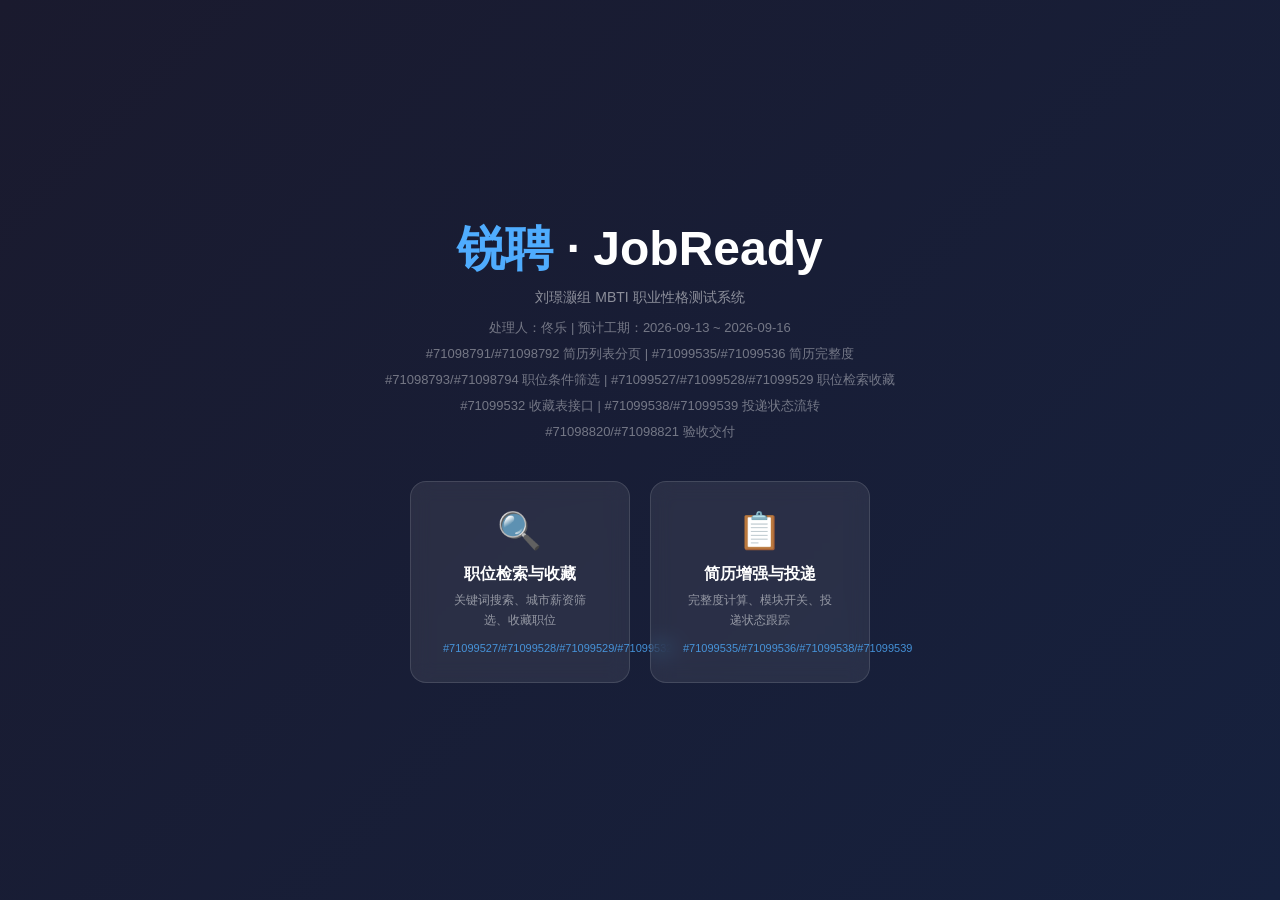
<file: src/main/resources/static/index.html>
<!DOCTYPE html>
<html lang="zh-CN">
<head>
  <meta charset="UTF-8">
  <meta name="viewport" content="width=device-width, initial-scale=1.0">
  <title>锐聘 · JobReady</title>
  <style>
    *{margin:0;padding:0;box-sizing:border-box}
    body{font-family:-apple-system,BlinkMacSystemFont,"PingFang SC",sans-serif;background:linear-gradient(135deg,#1a1a2e,#16213e);min-height:100vh;display:flex;align-items:center;justify-content:center;color:#fff}
    .wrap{text-align:center;max-width:800px;padding:40px}
    .logo{font-size:48px;font-weight:700;margin-bottom:8px}.logo span{color:#4facfe}
    .sub{font-size:14px;color:rgba(255,255,255,0.5);margin-bottom:8px}
    .task-info{font-size:13px;color:rgba(255,255,255,0.4);margin-bottom:36px;line-height:2}
    .cards{display:flex;gap:20px;justify-content:center;flex-wrap:wrap}
    .card{background:rgba(255,255,255,0.08);backdrop-filter:blur(10px);border:1px solid rgba(255,255,255,0.12);border-radius:16px;padding:28px 32px;width:220px;cursor:pointer;transition:all .3s;text-decoration:none;color:#fff}
    .card:hover{transform:translateY(-4px);background:rgba(255,255,255,0.14);border-color:#4facfe}
    .card-icon{font-size:36px;margin-bottom:12px}
    .card-title{font-size:16px;font-weight:600;margin-bottom:6px}
    .card-desc{font-size:12px;color:rgba(255,255,255,0.5);line-height:1.6}
    .card-tasks{margin-top:12px;font-size:11px;color:rgba(79,172,254,0.8)}
  </style>
</head>
<body>
  <div class="wrap">
    <div class="logo"><span>锐聘</span> · JobReady</div>
    <div class="sub">刘璟灏组 MBTI 职业性格测试系统</div>
    <div class="task-info">
      处理人：佟乐 | 预计工期：2026-09-13 ~ 2026-09-16<br>
      #71098791/#71098792 简历列表分页 | #71099535/#71099536 简历完整度<br>
      #71098793/#71098794 职位条件筛选 | #71099527/#71099528/#71099529 职位检索收藏<br>
      #71099532 收藏表接口 | #71099538/#71099539 投递状态流转<br>
      #71098820/#71098821 验收交付
    </div>
    <div class="cards">
      <a class="card" href="pages/jobs.html">
        <div class="card-icon">🔍</div>
        <div class="card-title">职位检索与收藏</div>
        <div class="card-desc">关键词搜索、城市薪资筛选、收藏职位</div>
        <div class="card-tasks">#71099527/#71099528/#71099529/#71099532</div>
      </a>
      <a class="card" href="pages/resume.html">
        <div class="card-icon">📋</div>
        <div class="card-title">简历增强与投递</div>
        <div class="card-desc">完整度计算、模块开关、投递状态跟踪</div>
        <div class="card-tasks">#71099535/#71099536/#71099538/#71099539</div>
      </a>
    </div>
  </div>
</body>
</html>
</file>
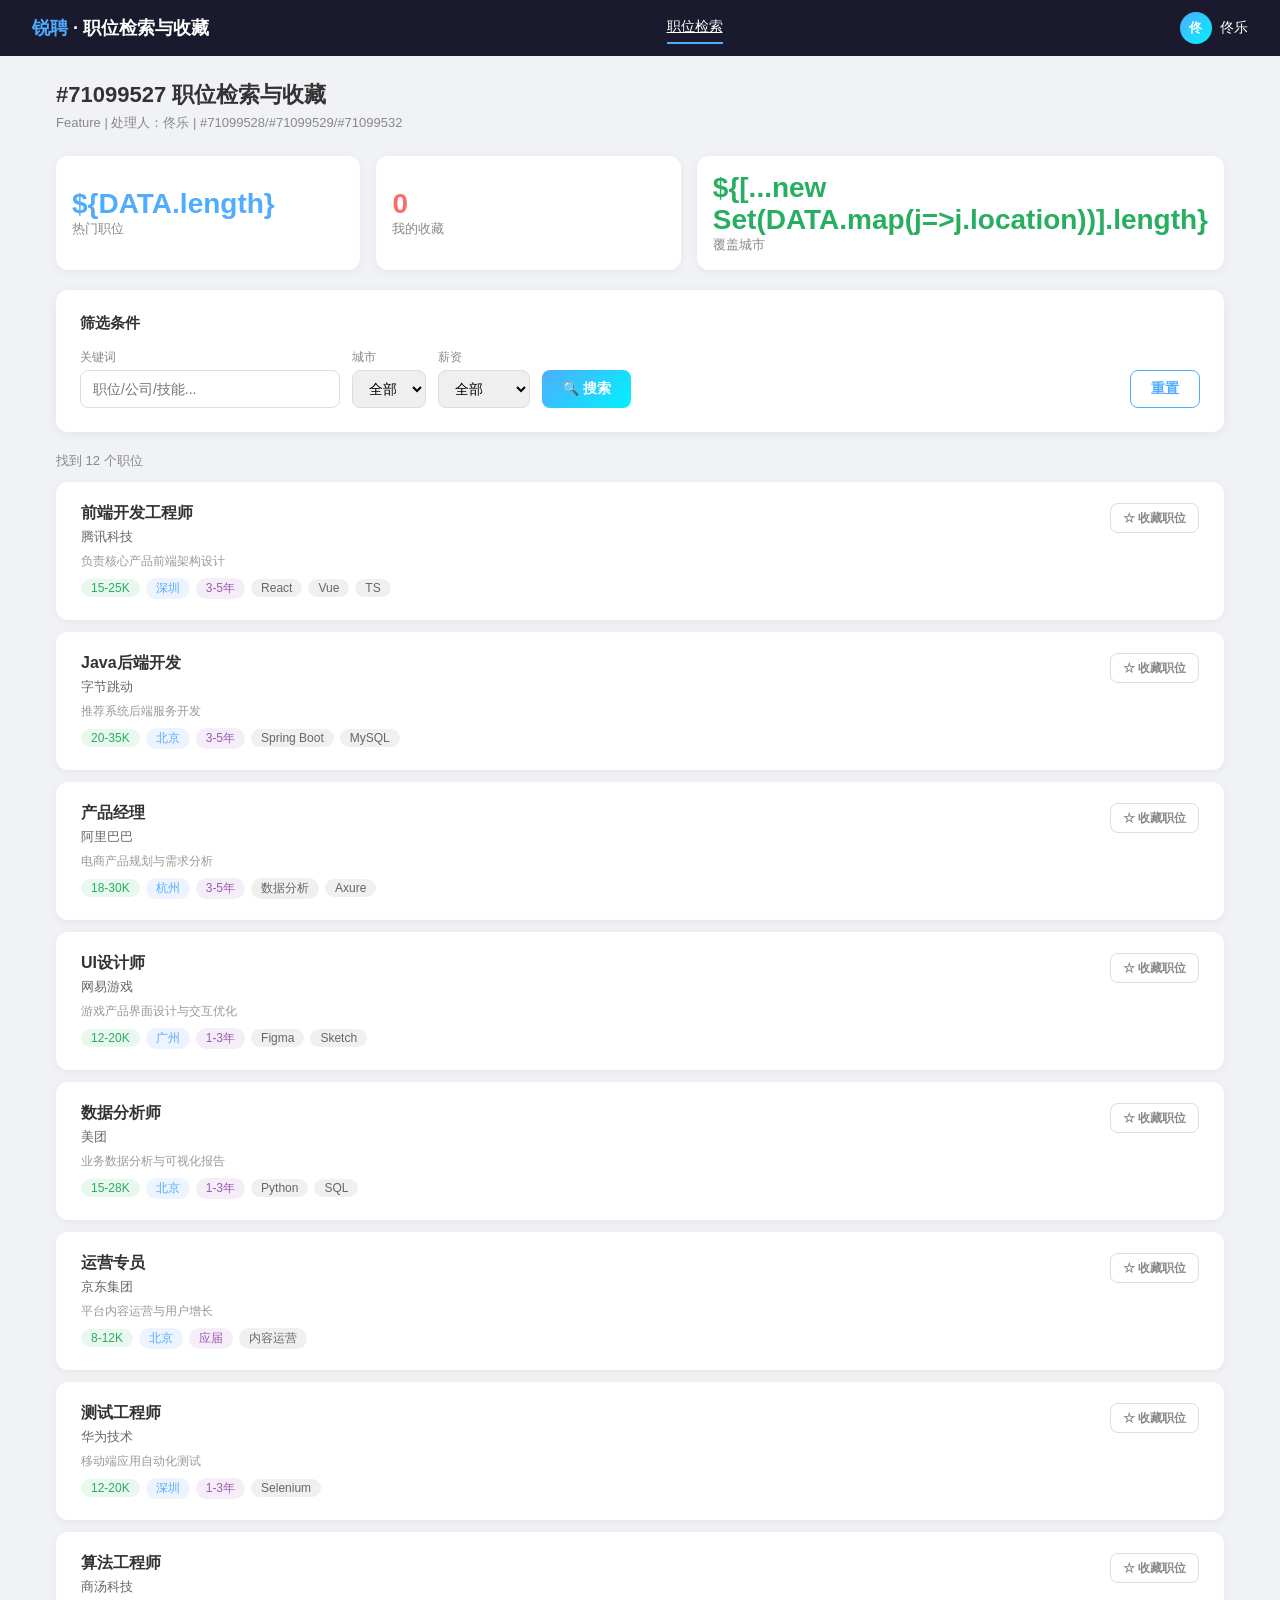
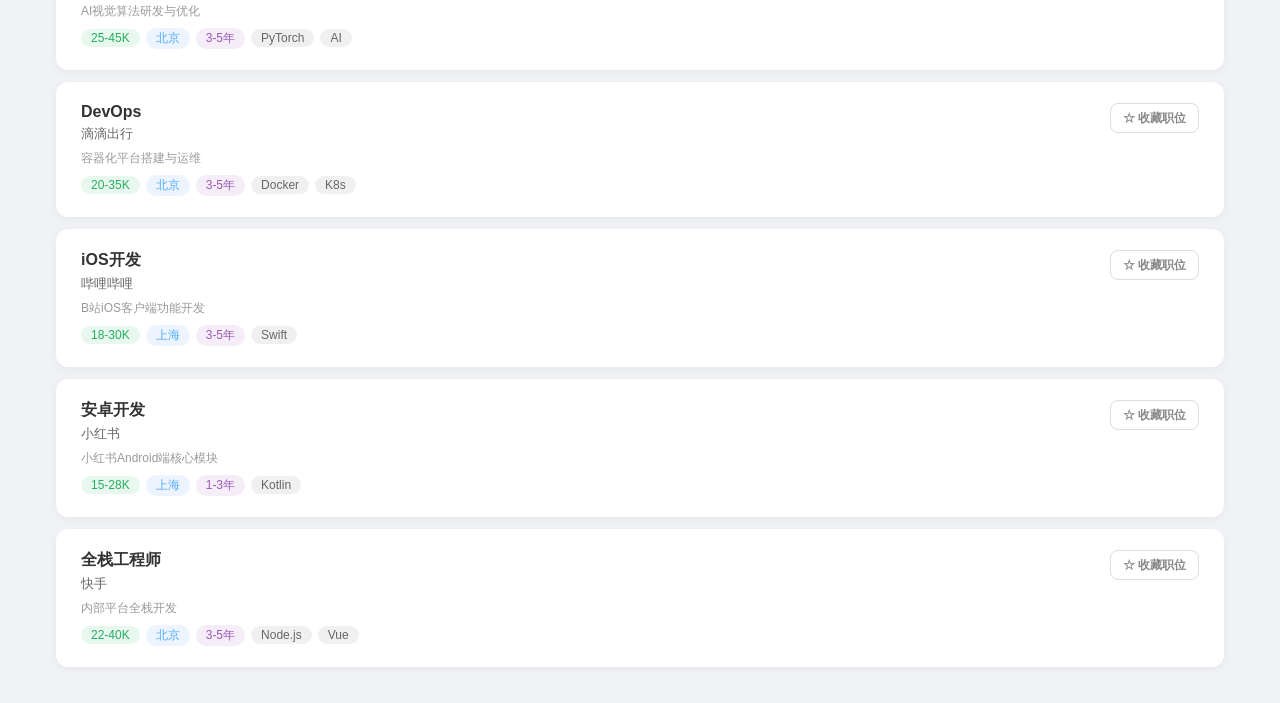
<file: src/main/resources/static/pages/jobs.html>
<!DOCTYPE html>
<html lang="zh-CN"><head><meta charset="UTF-8"><title>#71099527 职位检索与收藏</title>
<style>*{margin:0;padding:0;box-sizing:border-box}
body{font-family:-apple-system,BlinkMacSystemFont,"PingFang SC",sans-serif;background:#f0f2f5;color:#333}
.top-nav{background:#1a1a2e;color:#fff;padding:0 32px;height:56px;display:flex;align-items:center;justify-content:space-between;position:sticky;top:0;z-index:100}
.nav-brand{font-size:18px;font-weight:700}.nav-brand span{color:#4facfe}
.nav-links{display:flex;gap:24px}.nav-links a{color:rgba(255,255,255,0.8);font-size:14px;padding:6px 0;border-bottom:2px solid transparent}
.nav-links a:hover,.nav-links a.active{color:#fff;border-bottom-color:#4facfe}
.nav-avatar{width:32px;height:32px;border-radius:50%;background:linear-gradient(135deg,#4facfe,#00f2fe);display:flex;align-items:center;justify-content:center;font-size:13px;font-weight:700;color:#fff}
.wrap{max-width:1200px;margin:0 auto;padding:24px 16px}
.title{font-size:22px;font-weight:700;margin-bottom:4px}
.sub{font-size:13px;color:#888;margin-bottom:24px}
.stats{display:flex;gap:16px;margin-bottom:20px}
.stat{flex:1;background:#fff;border-radius:12px;padding:16px;box-shadow:0 2px 8px rgba(0,0,0,0.05);display:flex;align-items:center;gap:12px}
.stat-num{font-size:28px;font-weight:700;color:#4facfe}.stat-num.red{color:#ff6b6b}
.stat-label{font-size:13px;color:#888}
.card{background:#fff;border-radius:12px;padding:24px;margin-bottom:20px;box-shadow:0 2px 12px rgba(0,0,0,0.06)}
.card-title{font-size:15px;font-weight:600;margin-bottom:16px}
.filter-row{display:flex;gap:12px;flex-wrap:wrap;align-items:flex-end}
.f{display:flex;flex-direction:column;gap:4px}
.f label{font-size:12px;color:#888}
.f input,.f select{height:38px;padding:0 12px;border:1px solid #ddd;border-radius:8px;font-size:14px;outline:none}
.f input.w{width:260px}
.btn{height:38px;padding:0 20px;border:none;border-radius:8px;font-size:14px;font-weight:600;cursor:pointer;transition:all .2s}
.btn-p{background:linear-gradient(135deg,#4facfe,#00f2fe);color:#fff}
.btn-o{background:#fff;color:#4facfe;border:1px solid #4facfe}
.btn-sm{height:30px;padding:0 12px;font-size:12px}
.btn-collect{background:none;border:1px solid #ddd;color:#888}
.btn-collect.on{border-color:#ff6b6b;color:#ff6b6b;background:#fff5f5}
.res-header{display:flex;justify-content:space-between;align-items:center;margin-bottom:12px}
.res-count{font-size:13px;color:#888}
.job-item{background:#fff;border-radius:12px;padding:20px 24px;margin-bottom:12px;box-shadow:0 2px 8px rgba(0,0,0,0.05);display:flex;justify-content:space-between;align-items:flex-start;gap:16px;border:1px solid transparent;transition:all .2s}
.job-item:hover{border-color:#4facfe}
.j-name{font-size:16px;font-weight:600;margin-bottom:4px}.j-company{font-size:13px;color:#666;margin-bottom:6px}.j-desc{font-size:12px;color:#999;line-height:1.5;margin-bottom:8px}
.tag{display:inline-block;padding:2px 10px;border-radius:20px;font-size:12px;font-weight:500;margin-right:6px}
.t-s{background:#e8f8ef;color:#27ae60}.t-l{background:#eef4ff;color:#4facfe}.t-e{background:#f5eef8;color:#9b59b6}.t-t{background:#f0f0f0;color:#666}
.empty{text-align:center;padding:48px;color:#aaa}
</style></head>
<body>
<nav class="top-nav"><div class="nav-brand"><span>锐聘</span> · 职位检索与收藏</div><div class="nav-links"><a href="#" class="active">职位检索</a></div><div style="display:flex;align-items:center;gap:8px;font-size:14px"><div class="nav-avatar">佟</div>佟乐</div></nav>
<div class="wrap">
  <div class="title">#71099527 职位检索与收藏</div>
  <div class="sub">Feature | 处理人：佟乐 | #71099528/#71099529/#71099532</div>
  <div class="stats">
    <div class="stat"><div><div class="stat-num">${DATA.length}</div><div class="stat-label">热门职位</div></div></div>
    <div class="stat"><div><div class="stat-num red" id="fav-count">0</div><div class="stat-label">我的收藏</div></div></div>
    <div class="stat"><div><div class="stat-num" style="color:#27ae60">${[...new Set(DATA.map(j=>j.location))].length}</div><div class="stat-label">覆盖城市</div></div></div>
  </div>
  <div class="card"><div class="card-title">筛选条件</div>
    <div class="filter-row">
      <div class="f"><label>关键词</label><input type="text" id="kw" class="w" placeholder="职位/公司/技能..."></div>
      <div class="f"><label>城市</label><select id="city"><option value="">全部</option></select></div>
      <div class="f"><label>薪资</label><select id="sal"><option value="">全部</option></select></div>
      <button class="btn btn-p" onclick="filterJobs()">🔍 搜索</button>
      <button class="btn btn-o" onclick="resetFilter()" style="margin-left:auto">重置</button>
    </div>
  </div>
  <div class="res-header"><span class="res-count" id="info"></span></div>
  <div id="list"></div>
</div>
<script>
const DATA=[
  {id:1,title:"前端开发工程师",company:"腾讯科技",location:"深圳",salary:"15-25K",exp:"3-5年",tags:["React","Vue","TS"],desc:"负责核心产品前端架构设计"},
  {id:2,title:"Java后端开发",company:"字节跳动",location:"北京",salary:"20-35K",exp:"3-5年",tags:["Spring Boot","MySQL"],desc:"推荐系统后端服务开发"},
  {id:3,title:"产品经理",company:"阿里巴巴",location:"杭州",salary:"18-30K",exp:"3-5年",tags:["数据分析","Axure"],desc:"电商产品规划与需求分析"},
  {id:4,title:"UI设计师",company:"网易游戏",location:"广州",salary:"12-20K",exp:"1-3年",tags:["Figma","Sketch"],desc:"游戏产品界面设计与交互优化"},
  {id:5,title:"数据分析师",company:"美团",location:"北京",salary:"15-28K",exp:"1-3年",tags:["Python","SQL"],desc:"业务数据分析与可视化报告"},
  {id:6,title:"运营专员",company:"京东集团",location:"北京",salary:"8-12K",exp:"应届",tags:["内容运营"],desc:"平台内容运营与用户增长"},
  {id:7,title:"测试工程师",company:"华为技术",location:"深圳",salary:"12-20K",exp:"1-3年",tags:["Selenium"],desc:"移动端应用自动化测试"},
  {id:8,title:"算法工程师",company:"商汤科技",location:"北京",salary:"25-45K",exp:"3-5年",tags:["PyTorch","AI"],desc:"AI视觉算法研发与优化"},
  {id:9,title:"DevOps",company:"滴滴出行",location:"北京",salary:"20-35K",exp:"3-5年",tags:["Docker","K8s"],desc:"容器化平台搭建与运维"},
  {id:10,title:"iOS开发",company:"哔哩哔哩",location:"上海",salary:"18-30K",exp:"3-5年",tags:["Swift"],desc:"B站iOS客户端功能开发"},
  {id:11,title:"安卓开发",company:"小红书",location:"上海",salary:"15-28K",exp:"1-3年",tags:["Kotlin"],desc:"小红书Android端核心模块"},
  {id:12,title:"全栈工程师",company:"快手",location:"北京",salary:"22-40K",exp:"3-5年",tags:["Node.js","Vue"],desc:"内部平台全栈开发"}
];
let favorites=JSON.parse(localStorage.getItem('fav_71099527')||'[]');
function isFav(id){return favorites.includes(id);}
function updateFavCount(){document.getElementById('fav-count').textContent=favorites.length;localStorage.setItem('fav_71099527',JSON.stringify(favorites));}
window.toggleFav=function(id,btn){
  const idx=favorites.indexOf(id);
  if(idx>-1){favorites.splice(idx,1);btn.className='btn btn-sm btn-collect';btn.textContent='☆ 收藏职位';}
  else{favorites.push(id);btn.className='btn btn-sm btn-collect on';btn.textContent='★ 已收藏';}
  updateFavCount();
};
function filterJobs(){
  const kw=document.getElementById('kw').value.trim().toLowerCase();
  const city=document.getElementById('city').value;
  const sal=document.getElementById('sal').value;
  const r=DATA.filter(j=>{
    if(kw&&!(j.title.toLowerCase().includes(kw)||j.company.toLowerCase().includes(kw)||j.tags.some(t=>t.toLowerCase().includes(kw))))return false;
    if(city&&j.location!==city)return false;
    if(sal&&j.salary!==sal)return false;return true;
  });
  document.getElementById('info').textContent=`找到 ${r.length} 个职位`;
  if(r.length===0){document.getElementById('list').innerHTML='<div class="empty">暂无匹配职位，请调整筛选条件</div>';return;}
  document.getElementById('list').innerHTML=r.map(j=>`
    <div class="job-item">
      <div><div class="j-name">${j.title}</div><div class="j-company">${j.company}</div><div class="j-desc">${j.desc}</div>
      <div style="margin-top:8px"><span class="tag t-s">${j.salary}</span><span class="tag t-l">${j.location}</span><span class="tag t-e">${j.exp}</span>${j.tags.map(t=>`<span class="tag t-t">${t}</span>`).join('')}</div></div>
      <button class="btn btn-sm btn-collect ${isFav(j.id)?'on':''}" data-id="${j.id}" onclick="toggleFav(${j.id},this)">☆ 收藏职位</button>
    </div>`).join('');
  updateFavCount();
}
function resetFilter(){document.getElementById('kw').value='';document.getElementById('city').value='';document.getElementById('sal').value='';filterJobs();}
[...new Set(DATA.map(j=>j.location))].forEach(c=>{const o=document.createElement('option');o.value=c;o.textContent=c;document.getElementById('city').appendChild(o);});
[...new Set(DATA.map(j=>j.salary))].forEach(s=>{const o=document.createElement('option');o.value=s;o.textContent=s;document.getElementById('sal').appendChild(o);});
filterJobs();
</script>
</body></html>
</file>
